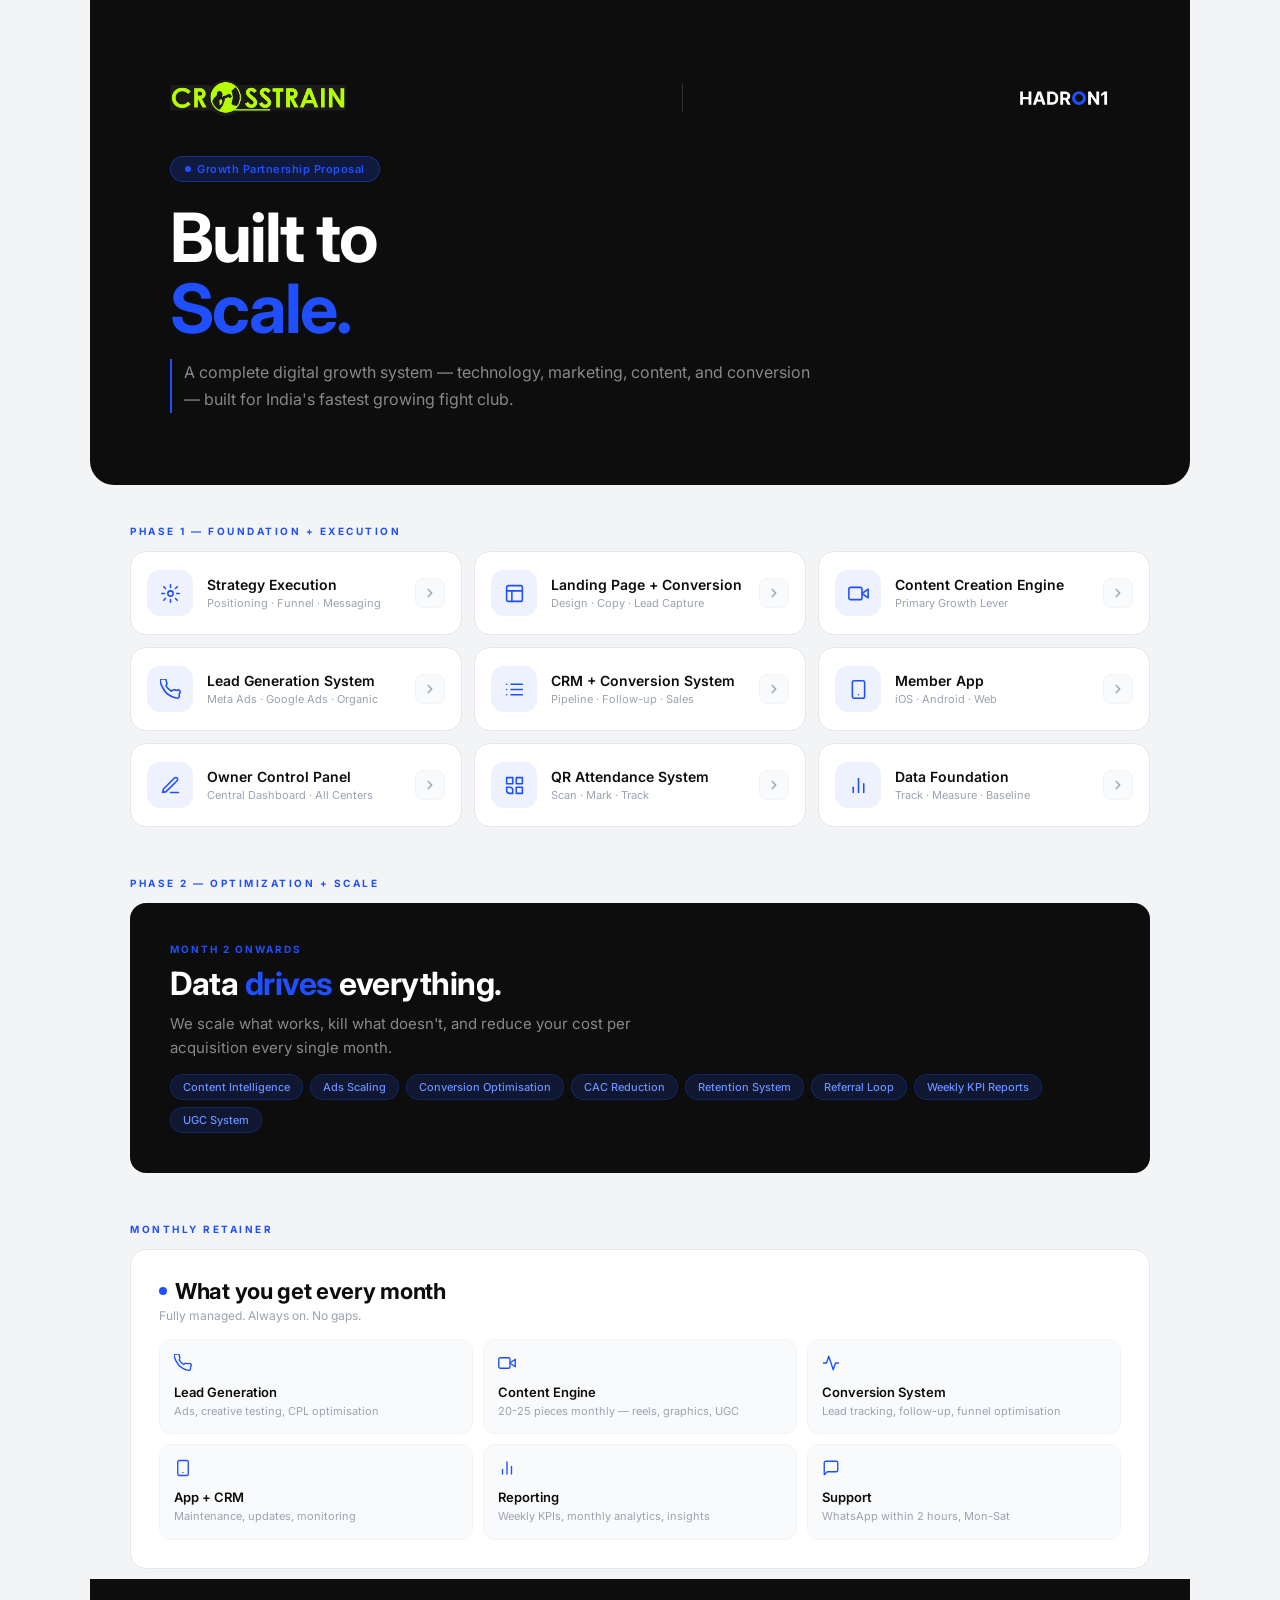
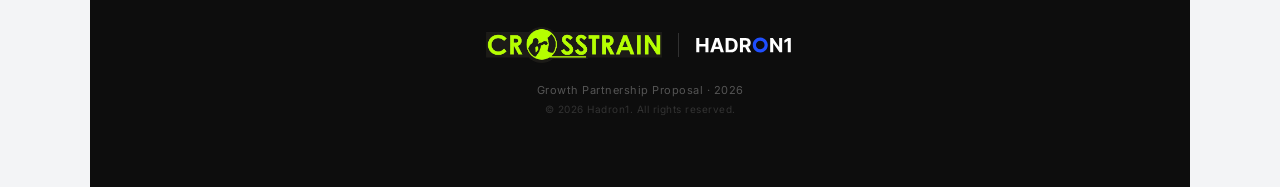
<file: proposal.html.html>
<!DOCTYPE html>
<html lang="en">
<head>
<meta charset="UTF-8">
<meta name="viewport" content="width=device-width, initial-scale=1.0, maximum-scale=1.0">
<title>Crosstrain FC × Hadron1 — Growth Partnership Proposal</title>
<link rel="preconnect" href="https://fonts.googleapis.com">
<link href="https://fonts.googleapis.com/css2?family=Inter:wght@400;500;600;700&display=swap" rel="stylesheet">
<style>
*{box-sizing:border-box;margin:0;padding:0;-webkit-tap-highlight-color:transparent}
body{font-family:'Inter',sans-serif;background:#F3F4F6;color:#0D0D0D;min-height:100vh}

.hero{background:#0D0D0D;padding:40px 20px 36px}
.hero-logos{display:flex;align-items:center;justify-content:space-between;margin-bottom:28px}
.cfc-logo{height:36px;object-fit:contain}
.hadron-logo{height:22px;object-fit:contain;filter:none}
.logo-divider{width:1px;height:28px;background:rgba(255,255,255,0.15)}
.hero-pill{display:inline-flex;align-items:center;gap:6px;background:rgba(31,79,255,0.2);border:1px solid rgba(31,79,255,0.4);border-radius:20px;padding:5px 14px;font-size:11px;font-weight:600;color:#1F4FFF;letter-spacing:0.5px;margin-bottom:20px}
.hero-pill-dot{width:6px;height:6px;border-radius:50%;background:#1F4FFF}
.hero-title{font-size:38px;font-weight:700;color:#ffffff;line-height:1.05;letter-spacing:-1px;margin-bottom:14px}
.hero-title span{color:#1F4FFF}
.hero-desc{font-size:13px;color:#888;line-height:1.7;border-left:2px solid #1F4FFF;padding-left:12px}

.section-label{font-size:10px;font-weight:700;letter-spacing:2.5px;text-transform:uppercase;color:#1F4FFF;padding:28px 20px 12px;background:#F3F4F6}

.service-card{margin:0 16px 8px;background:#ffffff;border:1px solid #E5E7EB;border-radius:16px;overflow:hidden;cursor:pointer;transition:all .2s;-webkit-user-select:none;user-select:none;touch-action:manipulation;-webkit-tap-highlight-color:rgba(0,0,0,0)}
.service-card.open{border-color:#1F4FFF;box-shadow:0 0 0 3px rgba(31,79,255,0.07)}
.service-header{display:flex;align-items:center;gap:14px;padding:18px 16px;min-height:74px}
.svc-icon{width:46px;height:46px;border-radius:13px;background:#EEF2FF;display:flex;align-items:center;justify-content:center;flex-shrink:0}
.svc-icon svg{width:21px;height:21px;stroke:#1F4FFF;fill:none;stroke-width:1.8;stroke-linecap:round;stroke-linejoin:round}
.svc-info{flex:1;min-width:0}
.svc-name{font-size:14px;font-weight:600;color:#0D0D0D;line-height:1.3}
.svc-tag{font-size:11px;color:#9CA3AF;margin-top:2px;font-weight:400}
.svc-arrow{width:30px;height:30px;display:flex;align-items:center;justify-content:center;flex-shrink:0;background:#F9FAFB;border-radius:8px;border:1px solid #F3F4F6;transition:all .2s}
.svc-arrow svg{width:14px;height:14px;stroke:#9CA3AF;fill:none;stroke-width:2.5;stroke-linecap:round;stroke-linejoin:round;transition:transform .25s}
.service-card.open .svc-arrow{background:#EEF2FF;border-color:#DBEAFE}
.service-card.open .svc-arrow svg{transform:rotate(90deg);stroke:#1F4FFF}

.svc-body{display:none;padding:0 16px 20px}
.service-card.open .svc-body{display:block}
.svc-divider{height:1px;background:#F3F4F6;margin-bottom:16px}
.bgroup{margin-bottom:14px}
.blabel{font-size:10px;font-weight:700;letter-spacing:1.5px;text-transform:uppercase;color:#1F4FFF;margin-bottom:8px}
.bitem{display:flex;align-items:flex-start;gap:10px;padding:4px 0;font-size:13px;color:#4B5563;line-height:1.6;font-weight:400}
.bdot{width:5px;height:5px;border-radius:50%;background:#1F4FFF;flex-shrink:0;margin-top:7px}

.phase2{margin:0 16px 8px;background:#0D0D0D;border-radius:16px;padding:22px}
.p2-eyebrow{font-size:10px;font-weight:700;letter-spacing:2px;text-transform:uppercase;color:#1F4FFF;margin-bottom:10px}
.p2-title{font-size:22px;font-weight:700;color:#ffffff;letter-spacing:-0.5px;line-height:1.2}
.p2-title span{color:#1F4FFF}
.p2-sub{font-size:13px;color:#888;margin-top:8px;line-height:1.6}
.tags{display:flex;flex-wrap:wrap;gap:7px;margin-top:14px}
.tag{font-size:11px;font-weight:500;padding:5px 12px;border-radius:20px;background:rgba(31,79,255,0.15);color:#6B8FFF;border:1px solid rgba(31,79,255,0.25)}

.retainer{margin:0 16px 8px;background:#ffffff;border:1px solid #E5E7EB;border-radius:16px;padding:20px}
.ret-head{display:flex;align-items:center;gap:8px;margin-bottom:4px}
.ret-dot{width:8px;height:8px;border-radius:50%;background:#1F4FFF;flex-shrink:0}
.ret-title{font-size:18px;font-weight:700;color:#0D0D0D;letter-spacing:-0.3px}
.ret-sub{font-size:12px;color:#9CA3AF;margin-bottom:16px;font-weight:400}
.ret-grid{display:grid;grid-template-columns:1fr 1fr;gap:8px}
.ret-item{background:#F9FAFB;border:1px solid #F3F4F6;border-radius:12px;padding:14px}
.ret-ico{margin-bottom:8px}
.ret-ico svg{width:18px;height:18px;stroke:#1F4FFF;fill:none;stroke-width:1.8;stroke-linecap:round;stroke-linejoin:round}
.ret-name{font-size:13px;font-weight:600;color:#0D0D0D}
.ret-desc{font-size:11px;color:#9CA3AF;margin-top:3px;line-height:1.5;font-weight:400}

.footer{background:#0D0D0D;padding:32px 20px 48px;margin-top:16px}
.footer-logos{display:flex;align-items:center;justify-content:center;gap:16px;margin-bottom:16px}
.footer-cfc{height:28px;object-fit:contain;}
.footer-div{width:1px;height:24px;background:rgba(255,255,255,0.15)}
.footer-hadron{height:18px;object-fit:contain;filter:none}
.footer-text{text-align:center;font-size:11px;color:#555;letter-spacing:0.5px;font-weight:400}
.footer-copy{text-align:center;font-size:10px;color:#333;margin-top:6px;letter-spacing:0.5px}

.page-wrap{max-width:480px;margin:0 auto}

@media(min-width:768px){
  .page-wrap{padding:0 24px}
  .hero{margin:0 -24px;border-radius:0}
  .footer{margin:0 -24px}
  .service-card{margin:0}
  .phase2{margin:0 0 10px}
  .retainer{margin:0 0 10px}
  .svc-grid{padding:0}
  .section-label{padding:40px 0 14px}

  .page-wrap{max-width:900px}
  .hero{padding:60px 48px 56px;border-radius:0 0 24px 24px}
  .hero-title{font-size:56px}
  .hero-desc{font-size:15px;max-width:560px}
  .svc-grid{display:grid;grid-template-columns:1fr 1fr;gap:10px;margin:0 0 10px}
  .service-card{margin:0}
  .svc-single{grid-column:span 2}
  .phase2{padding:32px}
  .p2-title{font-size:28px}
  .p2-sub{font-size:15px;max-width:500px}
  .retainer{padding:28px}
  .ret-title{font-size:22px}
  .ret-grid{grid-template-columns:repeat(3,1fr);gap:10px}
  .footer{padding:40px 48px 60px}
  .footer-logos{margin-bottom:20px}
  .footer-cfc{height:36px}
  .footer-hadron{height:24px}
  .section-label-wrap{padding-left:0;padding-right:0}
}

@media(min-width:1200px){
  .page-wrap{max-width:1100px;padding:0 40px}
  .hero{margin:0 -40px}
  .footer{margin:0 -40px}
  .hero{padding:80px 80px 72px}
  .hero-title{font-size:68px;letter-spacing:-2px}
  .hero-logos{margin-bottom:40px}
  .hero-desc{font-size:16px;max-width:640px}
  .svc-grid{grid-template-columns:1fr 1fr 1fr;gap:12px}
  .svc-single{grid-column:span 1}
  .ret-grid{grid-template-columns:repeat(3,1fr)}
  .phase2{padding:40px}
  .p2-title{font-size:32px}
  .footer{padding:48px 80px 72px}
}
</style>
</head>
<body>

<div class="page-wrap"><div class="hero">
  <div class="hero-logos">
    <img class="cfc-logo" src="[data-uri]" alt="Crosstrain FC">
    <div class="logo-divider"></div>
    <img class="hadron-logo" src="[data-uri]" alt="Hadron1">
  </div>
  <div class="hero-pill"><div class="hero-pill-dot"></div>Growth Partnership Proposal</div>
  <div class="hero-title">Built to<br><span>Scale.</span></div>
  <div class="hero-desc">A complete digital growth system — technology, marketing, content, and conversion — built for India's fastest growing fight club.</div>
</div>

<div class="section-label">Phase 1 — Foundation + Execution</div>
<div class="svc-grid">
<div class="service-card" onclick="tog(this)" role="button" tabindex="0">
  <div class="service-header">
    <div class="svc-icon"><svg viewBox="0 0 24 24"><circle cx="12" cy="12" r="3"/><path d="M12 2v3M12 19v3M4.22 4.22l2.12 2.12M17.66 17.66l2.12 2.12M2 12h3M19 12h3M4.22 19.78l2.12-2.12M17.66 6.34l2.12-2.12"/></svg></div>
    <div class="svc-info"><div class="svc-name">Strategy Execution</div><div class="svc-tag">Positioning · Funnel · Messaging</div></div>
    <div class="svc-arrow"><svg viewBox="0 0 24 24"><polyline points="9 18 15 12 9 6"/></svg></div>
  </div>
  <div class="svc-body">
    <div class="svc-divider"></div>
    <div class="bgroup"><div class="blabel">What we deliver</div>
      <div class="bitem"><div class="bdot"></div>Final brand positioning — fighter identity, transformation, beginner onboarding</div>
      <div class="bitem"><div class="bdot"></div>Content architecture — Awareness, Desire, Trust, Conversion</div>
      <div class="bitem"><div class="bdot"></div>Full funnel — Content to Lead to Call to Trial to Conversion</div>
      <div class="bitem"><div class="bdot"></div>Audience segmentation — Beginners, fitness seekers, serious fighters</div>
      <div class="bitem"><div class="bdot"></div>Messaging frameworks — hooks, scripts, angles</div>
    </div>
  </div>
</div>

<div class="service-card" onclick="tog(this)" role="button" tabindex="0">
  <div class="service-header">
    <div class="svc-icon"><svg viewBox="0 0 24 24"><rect x="3" y="3" width="18" height="18" rx="2"/><path d="M3 9h18M9 21V9"/></svg></div>
    <div class="svc-info"><div class="svc-name">Landing Page + Conversion</div><div class="svc-tag">Design · Copy · Lead Capture</div></div>
    <div class="svc-arrow"><svg viewBox="0 0 24 24"><polyline points="9 18 15 12 9 6"/></svg></div>
  </div>
  <div class="svc-body">
    <div class="svc-divider"></div>
    <div class="bgroup"><div class="blabel">What we deliver</div>
      <div class="bitem"><div class="bdot"></div>Full landing page redesign with clear Book Trial CTA</div>
      <div class="bitem"><div class="bdot"></div>Conversion-first structure with mobile-first UX</div>
      <div class="bitem"><div class="bdot"></div>Lead capture integrated directly with CRM</div>
      <div class="bitem"><div class="bdot"></div>WhatsApp click-to-convert integration</div>
      <div class="bitem"><div class="bdot"></div>Copywriting optimised — Pain, Desire, Action</div>
    </div>
  </div>
</div>

<div class="service-card" onclick="tog(this)" role="button" tabindex="0">
  <div class="service-header">
    <div class="svc-icon"><svg viewBox="0 0 24 24"><polygon points="23 7 16 12 23 17 23 7"/><rect x="1" y="5" width="15" height="14" rx="2"/></svg></div>
    <div class="svc-info"><div class="svc-name">Content Creation Engine</div><div class="svc-tag">Primary Growth Lever</div></div>
    <div class="svc-arrow"><svg viewBox="0 0 24 24"><polyline points="9 18 15 12 9 6"/></svg></div>
  </div>
  <div class="svc-body">
    <div class="svc-divider"></div>
    <div class="bgroup"><div class="blabel">Production</div>
      <div class="bitem"><div class="bdot"></div>On-ground shoot across all centers</div>
      <div class="bitem"><div class="bdot"></div>Real members, real trainers, real sessions</div>
      <div class="bitem"><div class="bdot"></div>15-20 high quality pieces per month</div>
    </div>
    <div class="bgroup"><div class="blabel">Content formats</div>
      <div class="bitem"><div class="bdot"></div>Reels, carousels, UGC-style content</div>
      <div class="bitem"><div class="bdot"></div>Transformation, POV, technique, lifestyle, authority</div>
      <div class="bitem"><div class="bdot"></div>Hook-driven, multiple formats tested simultaneously</div>
    </div>
    <div class="bgroup"><div class="blabel">Execution</div>
      <div class="bitem"><div class="bdot"></div>Posting begins Month 1 — daily and consistent</div>
      <div class="bitem"><div class="bdot"></div>Initial performance tracking from day one</div>
    </div>
  </div>
</div>

<div class="service-card" onclick="tog(this)" role="button" tabindex="0">
  <div class="service-header">
    <div class="svc-icon"><svg viewBox="0 0 24 24"><path d="M22 16.92v3a2 2 0 01-2.18 2 19.79 19.79 0 01-8.63-3.07A19.5 19.5 0 013.07 9.82 19.79 19.79 0 01.1 1.18 2 2 0 012.09 0h3a2 2 0 012 1.72c.127.96.361 1.903.7 2.81a2 2 0 01-.45 2.11L6.91 7.91a16 16 0 006.16 6.16l1.27-1.27a2 2 0 012.11-.45c.907.339 1.85.573 2.81.7A2 2 0 0122 16.92z"/></svg></div>
    <div class="svc-info"><div class="svc-name">Lead Generation System</div><div class="svc-tag">Meta Ads · Google Ads · Organic</div></div>
    <div class="svc-arrow"><svg viewBox="0 0 24 24"><polyline points="9 18 15 12 9 6"/></svg></div>
  </div>
  <div class="svc-body">
    <div class="svc-divider"></div>
    <div class="bgroup"><div class="blabel">What we deliver</div>
      <div class="bitem"><div class="bdot"></div>Meta Ads and Google Ads full setup</div>
      <div class="bitem"><div class="bdot"></div>Audience segmentation and targeting</div>
      <div class="bitem"><div class="bdot"></div>Creative testing system with multiple variants</div>
      <div class="bitem"><div class="bdot"></div>Pixel and full tracking system installed</div>
      <div class="bitem"><div class="bdot"></div>Lead capture forms integrated with CRM</div>
      <div class="bitem"><div class="bdot"></div>Initial campaigns launched Month 1</div>
      <div class="bitem"><div class="bdot"></div>Basic retargeting setup</div>
    </div>
  </div>
</div>

<div class="service-card" onclick="tog(this)" role="button" tabindex="0">
  <div class="service-header">
    <div class="svc-icon"><svg viewBox="0 0 24 24"><line x1="8" y1="6" x2="21" y2="6"/><line x1="8" y1="12" x2="21" y2="12"/><line x1="8" y1="18" x2="21" y2="18"/><line x1="3" y1="6" x2="3.01" y2="6"/><line x1="3" y1="12" x2="3.01" y2="12"/><line x1="3" y1="18" x2="3.01" y2="18"/></svg></div>
    <div class="svc-info"><div class="svc-name">CRM + Conversion System</div><div class="svc-tag">Pipeline · Follow-up · Sales</div></div>
    <div class="svc-arrow"><svg viewBox="0 0 24 24"><polyline points="9 18 15 12 9 6"/></svg></div>
  </div>
  <div class="svc-body">
    <div class="svc-divider"></div>
    <div class="bgroup"><div class="blabel">Lead pipeline</div>
      <div class="bitem"><div class="bdot"></div>New → Contacted → Trial → Converted → Lost</div>
      <div class="bitem"><div class="bdot"></div>WhatsApp automation triggers</div>
      <div class="bitem"><div class="bdot"></div>Call scripts and flow design</div>
      <div class="bitem"><div class="bdot"></div>Trial booking system</div>
    </div>
    <div class="bgroup"><div class="blabel">Follow-up system</div>
      <div class="bitem"><div class="bdot"></div>Pre-trial reminders</div>
      <div class="bitem"><div class="bdot"></div>Post-trial follow-up</div>
      <div class="bitem"><div class="bdot"></div>Drop-off tracking and re-engagement</div>
    </div>
  </div>
</div>

<div class="service-card" onclick="tog(this)" role="button" tabindex="0">
  <div class="service-header">
    <div class="svc-icon"><svg viewBox="0 0 24 24"><rect x="5" y="2" width="14" height="20" rx="2"/><line x1="12" y1="18" x2="12.01" y2="18"/></svg></div>
    <div class="svc-info"><div class="svc-name">Member App</div><div class="svc-tag">iOS · Android · Web</div></div>
    <div class="svc-arrow"><svg viewBox="0 0 24 24"><polyline points="9 18 15 12 9 6"/></svg></div>
  </div>
  <div class="svc-body">
    <div class="svc-divider"></div>
    <div class="bgroup"><div class="blabel">Core features</div>
      <div class="bitem"><div class="bdot"></div>Custom Crosstrain branded app — iOS, Android and Web</div>
      <div class="bitem"><div class="bdot"></div>OTP login via phone number</div>
      <div class="bitem"><div class="bdot"></div>Class booking and schedule management</div>
      <div class="bitem"><div class="bdot"></div>QR code attendance system</div>
      <div class="bitem"><div class="bdot"></div>Progress tracking with belt and level system</div>
    </div>
    <div class="bgroup"><div class="blabel">Engagement features</div>
      <div class="bitem"><div class="bdot"></div>Community feed with photo and video uploads</div>
      <div class="bitem"><div class="bdot"></div>Weekly leaderboard with attendance ranking</div>
      <div class="bitem"><div class="bdot"></div>Events module with ticket booking and fighter lineup</div>
      <div class="bitem"><div class="bdot"></div>Live streaming support</div>
      <div class="bitem"><div class="bdot"></div>Promotions, offers and merchandise</div>
    </div>
    <div class="bgroup"><div class="blabel">Infrastructure</div>
      <div class="bitem"><div class="bdot"></div>Membership card with renewal and payment</div>
      <div class="bitem"><div class="bdot"></div>Push notifications for classes, events and renewals</div>
      <div class="bitem"><div class="bdot"></div>Multi-center support across all locations</div>
      <div class="bitem"><div class="bdot"></div>Full data privacy and DPDP Act compliance</div>
    </div>
  </div>
</div>

<div class="service-card" onclick="tog(this)" role="button" tabindex="0">
  <div class="service-header">
    <div class="svc-icon"><svg viewBox="0 0 24 24"><path d="M12 20h9"/><path d="M16.5 3.5a2.121 2.121 0 013 3L7 19l-4 1 1-4L16.5 3.5z"/></svg></div>
    <div class="svc-info"><div class="svc-name">Owner Control Panel</div><div class="svc-tag">Central Dashboard · All Centers</div></div>
    <div class="svc-arrow"><svg viewBox="0 0 24 24"><polyline points="9 18 15 12 9 6"/></svg></div>
  </div>
  <div class="svc-body">
    <div class="svc-divider"></div>
    <div class="bgroup"><div class="blabel">What you control</div>
      <div class="bitem"><div class="bdot"></div>Central dashboard across all centers</div>
      <div class="bitem"><div class="bdot"></div>Revenue tracking and attendance analytics</div>
      <div class="bitem"><div class="bdot"></div>Lead and conversion dashboard</div>
      <div class="bitem"><div class="bdot"></div>Event and promotion control</div>
      <div class="bitem"><div class="bdot"></div>Staff role management</div>
      <div class="bitem"><div class="bdot"></div>Announcement system to all members</div>
      <div class="bitem"><div class="bdot"></div>Content moderation for community</div>
    </div>
  </div>
</div>

<div class="service-card" onclick="tog(this)" role="button" tabindex="0">
  <div class="service-header">
    <div class="svc-icon"><svg viewBox="0 0 24 24"><rect x="3" y="3" width="7" height="7"/><rect x="14" y="3" width="7" height="7"/><rect x="14" y="14" width="7" height="7"/><path d="M3 17.5A3.5 3.5 0 006.5 21H10v-3.5A3.5 3.5 0 006.5 14H3v3.5z"/></svg></div>
    <div class="svc-info"><div class="svc-name">QR Attendance System</div><div class="svc-tag">Scan · Mark · Track</div></div>
    <div class="svc-arrow"><svg viewBox="0 0 24 24"><polyline points="9 18 15 12 9 6"/></svg></div>
  </div>
  <div class="svc-body">
    <div class="svc-divider"></div>
    <div class="bgroup"><div class="blabel">How it works</div>
      <div class="bitem"><div class="bdot"></div>Member generates unique QR on their phone on booking</div>
      <div class="bitem"><div class="bdot"></div>QR is booking-specific and time-restricted</div>
      <div class="bitem"><div class="bdot"></div>Receptionist scans using any phone or tablet</div>
      <div class="bitem"><div class="bdot"></div>Front camera becomes scanner — no hardware needed</div>
      <div class="bitem"><div class="bdot"></div>Attendance marked instantly in database</div>
      <div class="bitem"><div class="bdot"></div>Live attendance dashboard for owner</div>
      <div class="bitem"><div class="bdot"></div>Absentee alerts triggered automatically</div>
    </div>
  </div>
</div>

<div class="service-card" onclick="tog(this)" role="button" tabindex="0">
  <div class="service-header">
    <div class="svc-icon"><svg viewBox="0 0 24 24"><line x1="18" y1="20" x2="18" y2="10"/><line x1="12" y1="20" x2="12" y2="4"/><line x1="6" y1="20" x2="6" y2="14"/></svg></div>
    <div class="svc-info"><div class="svc-name">Data Foundation</div><div class="svc-tag">Track · Measure · Baseline</div></div>
    <div class="svc-arrow"><svg viewBox="0 0 24 24"><polyline points="9 18 15 12 9 6"/></svg></div>
  </div>
  <div class="svc-body">
    <div class="svc-divider"></div>
    <div class="bgroup"><div class="blabel">Month 1 tracking</div>
      <div class="bitem"><div class="bdot"></div>Reach and engagement tracking from day one</div>
      <div class="bitem"><div class="bdot"></div>Lead volume and source tracking</div>
      <div class="bitem"><div class="bdot"></div>Trial bookings and conversions</div>
    </div>
    <div class="bgroup"><div class="blabel">Baselines established</div>
      <div class="bitem"><div class="bdot"></div>Cost per lead baseline</div>
      <div class="bitem"><div class="bdot"></div>Conversion rate baseline</div>
      <div class="bitem"><div class="bdot"></div>Funnel drop-off points identified</div>
    </div>
  </div>
</div>

</div>
<div class="section-label">Phase 2 — Optimization + Scale</div>

<div class="phase2">
  <div class="p2-eyebrow">Month 2 onwards</div>
  <div class="p2-title">Data <span>drives</span> everything.</div>
  <div class="p2-sub">We scale what works, kill what doesn't, and reduce your cost per acquisition every single month.</div>
  <div class="tags">
    <div class="tag">Content Intelligence</div>
    <div class="tag">Ads Scaling</div>
    <div class="tag">Conversion Optimisation</div>
    <div class="tag">CAC Reduction</div>
    <div class="tag">Retention System</div>
    <div class="tag">Referral Loop</div>
    <div class="tag">Weekly KPI Reports</div>
    <div class="tag">UGC System</div>
  </div>
</div>

<div class="section-label">Monthly Retainer</div>

<div class="retainer">
  <div class="ret-head"><div class="ret-dot"></div><div class="ret-title">What you get every month</div></div>
  <div class="ret-sub">Fully managed. Always on. No gaps.</div>
  <div class="ret-grid">
    <div class="ret-item">
      <div class="ret-ico"><svg viewBox="0 0 24 24"><path d="M22 16.92v3a2 2 0 01-2.18 2 19.79 19.79 0 01-8.63-3.07A19.5 19.5 0 013.07 9.82 19.79 19.79 0 01.1 1.18 2 2 0 012.09 0h3a2 2 0 012 1.72c.127.96.361 1.903.7 2.81a2 2 0 01-.45 2.11L6.91 7.91a16 16 0 006.16 6.16l1.27-1.27a2 2 0 012.11-.45c.907.339 1.85.573 2.81.7A2 2 0 0122 16.92z"/></svg></div>
      <div class="ret-name">Lead Generation</div>
      <div class="ret-desc">Ads, creative testing, CPL optimisation</div>
    </div>
    <div class="ret-item">
      <div class="ret-ico"><svg viewBox="0 0 24 24"><polygon points="23 7 16 12 23 17 23 7"/><rect x="1" y="5" width="15" height="14" rx="2"/></svg></div>
      <div class="ret-name">Content Engine</div>
      <div class="ret-desc">20-25 pieces monthly — reels, graphics, UGC</div>
    </div>
    <div class="ret-item">
      <div class="ret-ico"><svg viewBox="0 0 24 24"><polyline points="22 12 18 12 15 21 9 3 6 12 2 12"/></svg></div>
      <div class="ret-name">Conversion System</div>
      <div class="ret-desc">Lead tracking, follow-up, funnel optimisation</div>
    </div>
    <div class="ret-item">
      <div class="ret-ico"><svg viewBox="0 0 24 24"><rect x="5" y="2" width="14" height="20" rx="2"/><line x1="12" y1="18" x2="12.01" y2="18"/></svg></div>
      <div class="ret-name">App + CRM</div>
      <div class="ret-desc">Maintenance, updates, monitoring</div>
    </div>
    <div class="ret-item">
      <div class="ret-ico"><svg viewBox="0 0 24 24"><line x1="18" y1="20" x2="18" y2="10"/><line x1="12" y1="20" x2="12" y2="4"/><line x1="6" y1="20" x2="6" y2="14"/></svg></div>
      <div class="ret-name">Reporting</div>
      <div class="ret-desc">Weekly KPIs, monthly analytics, insights</div>
    </div>
    <div class="ret-item">
      <div class="ret-ico"><svg viewBox="0 0 24 24"><path d="M21 15a2 2 0 01-2 2H7l-4 4V5a2 2 0 012-2h14a2 2 0 012 2z"/></svg></div>
      <div class="ret-name">Support</div>
      <div class="ret-desc">WhatsApp within 2 hours, Mon-Sat</div>
    </div>
  </div>
</div>

<div class="footer">
  <div class="footer-logos">
    <img class="footer-cfc" src="[data-uri]" alt="Crosstrain FC">
    <div class="footer-div"></div>
    <img class="footer-hadron" src="[data-uri]" alt="Hadron1">
  </div>
  <div class="footer-text">Growth Partnership Proposal · 2026</div>
  <div class="footer-copy">© 2026 Hadron1. All rights reserved.</div>
</div>

<script>
function tog(card){
  var o=card.classList.contains('open');
  document.querySelectorAll('.service-card').forEach(function(c){c.classList.remove('open');});
  if(!o)card.classList.add('open');
}

// iOS Safari fix — attach touchend listeners to all cards
document.addEventListener('DOMContentLoaded', function(){
  var cards = document.querySelectorAll('.service-card');
  cards.forEach(function(card){
    card.addEventListener('touchend', function(e){
      e.preventDefault();
      tog(card);
    }, {passive: false});
  });
});
</script>
</div></body>
</html>
</file>
